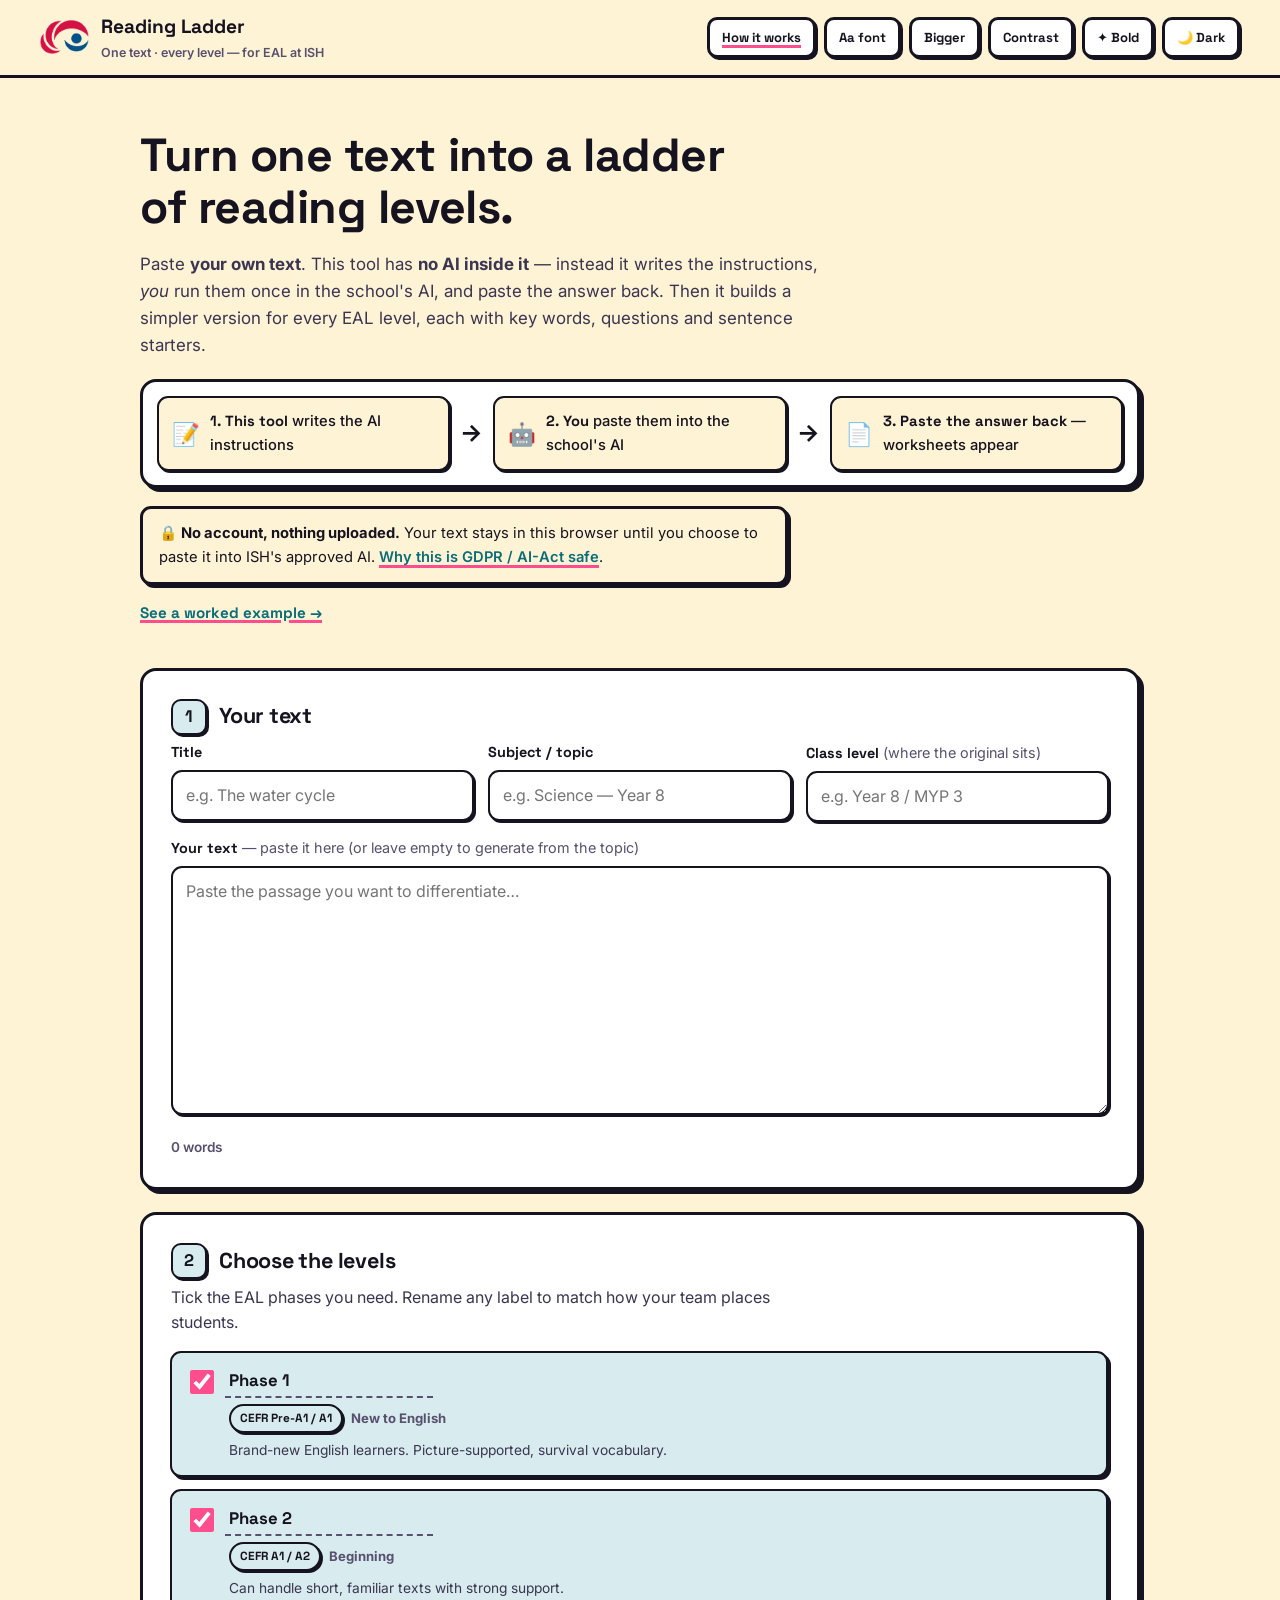
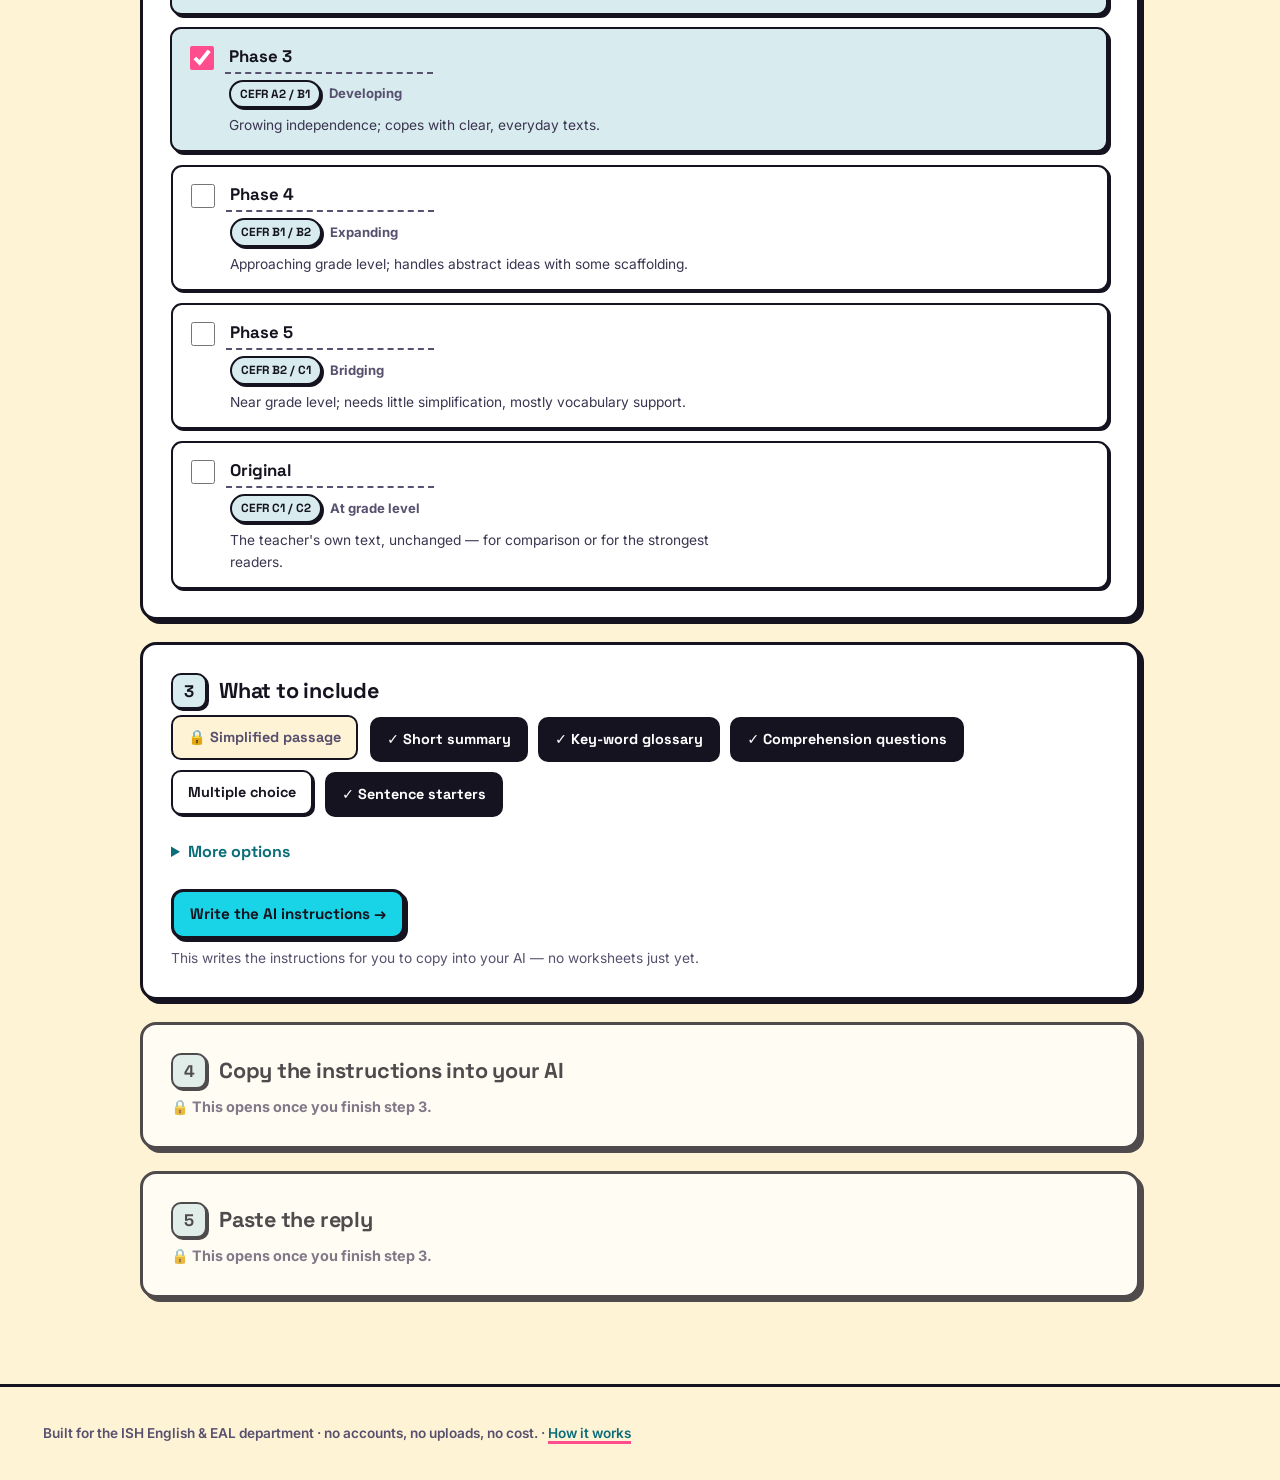
<file: index.html>
<!DOCTYPE html>
<html lang="en" data-theme="light">
<head>
  <meta charset="UTF-8" />
  <meta name="viewport" content="width=device-width, initial-scale=1.0" />
  <title>Reading Ladder — one text, every level · ISH</title>
  <meta name="description" content="A GDPR-safe text simplifier for EAL. A teacher's own text, re-levelled for every reader. No accounts, no uploads." />
  <link rel="icon" href="assets/favicon.svg" type="image/svg+xml" />
  <link rel="preconnect" href="https://fonts.googleapis.com" />
  <link rel="preconnect" href="https://fonts.gstatic.com" crossorigin />
  <link href="https://fonts.googleapis.com/css2?family=Space+Grotesk:wght@500;600;700&family=Inter:wght@400;500;600;700;800&family=Atkinson+Hyperlegible:wght@400;700&family=JetBrains+Mono:wght@400;600&display=swap" rel="stylesheet" />
  <link rel="stylesheet" href="styles.css" />
</head>
<body>
  <a class="skip-link" href="#main">Skip to content</a>

  <header class="topbar">
    <div class="topbar__brand">
      <img src="assets/ish-mark.png" alt="International School of The Hague" class="topbar__logo" width="49" height="34" />
      <div>
        <p class="topbar__app">Reading Ladder</p>
        <p class="topbar__sub">One text · every level — for EAL at ISH</p>
      </div>
    </div>
    <div class="topbar__tools" role="group" aria-label="Reading and display options">
      <a class="btn btn--ghost btn--sm" href="how-to.html">How it works</a>
      <button class="btn btn--ghost btn--sm" id="fontBtn" type="button" aria-pressed="false" title="Dyslexia-friendly font">Aa font</button>
      <button class="btn btn--ghost btn--sm" id="sizeBtn" type="button" aria-pressed="false" title="Bigger text">Bigger</button>
      <button class="btn btn--ghost btn--sm" id="contrastBtn" type="button" aria-pressed="false" title="High contrast">Contrast</button>
      <button class="btn btn--ghost btn--sm" id="styleBtn" type="button" title="Calm (EAL) or bold look">✦ Bold</button>
      <button class="btn btn--ghost btn--sm" id="themeBtn" type="button" title="Light / dark">🌙 Dark</button>
    </div>
  </header>

  <main id="main" class="wrap">
    <section class="hero">
      <h1 class="hero__h">Turn one text into a ladder of reading levels.</h1>
      <p class="hero__p">
        Paste <strong>your own text</strong>. This tool has <strong>no AI inside it</strong> — instead it writes
        the instructions, <em>you</em> run them once in the school's AI, and paste the answer back. Then it builds
        a simpler version for every EAL level, each with key words, questions and sentence starters.
      </p>
      <ol class="loop" aria-label="The three-part loop">
        <li class="loop__step"><span class="loop__ico" aria-hidden="true">📝</span><span><strong>1. This tool</strong> writes the AI instructions</span></li>
        <li class="loop__arrow" aria-hidden="true">→</li>
        <li class="loop__step"><span class="loop__ico" aria-hidden="true">🤖</span><span><strong>2. You</strong> paste them into the school's AI</span></li>
        <li class="loop__arrow" aria-hidden="true">→</li>
        <li class="loop__step"><span class="loop__ico" aria-hidden="true">📄</span><span><strong>3. Paste the answer back</strong> — worksheets appear</span></li>
      </ol>
      <p class="privacy" id="privacy">
        🔒 <strong>No account, nothing uploaded.</strong> Your text stays in this browser until you choose to
        paste it into ISH's approved AI. <a href="how-to.html#privacy">Why this is GDPR / AI-Act safe</a>.
      </p>
      <p class="hero__cta">
        <button class="btn btn--link" id="demoBtn" type="button">See a worked example →</button>
        <button class="btn btn--link" id="resetDemo" type="button" hidden>Clear example — start mine</button>
      </p>
    </section>

    <!-- STEP 1 -->
    <section class="step" aria-labelledby="s1">
      <h2 class="step__h" id="s1"><span class="step__n">1</span> Your text</h2>
      <div class="grid grid--3">
        <label class="field">
          <span class="field__label">Title</span>
          <input id="title" type="text" class="input" placeholder="e.g. The water cycle" autocomplete="off" />
        </label>
        <label class="field">
          <span class="field__label">Subject / topic</span>
          <input id="topic" type="text" class="input" placeholder="e.g. Science — Year 8" autocomplete="off" />
        </label>
        <label class="field">
          <span class="field__label">Class level <span class="field__hint">(where the original sits)</span></span>
          <input id="year" type="text" class="input" placeholder="e.g. Year 8 / MYP 3" autocomplete="off" />
        </label>
      </div>
      <label class="field">
        <span class="field__label">Your text <span class="field__hint">— paste it here (or leave empty to generate from the topic)</span></span>
        <textarea id="sourceText" class="input input--area" rows="9" placeholder="Paste the passage you want to differentiate…"></textarea>
      </label>
      <p class="counter"><span id="srcCount">0</span> words</p>
    </section>

    <!-- STEP 2 -->
    <section class="step" aria-labelledby="s2">
      <h2 class="step__h" id="s2"><span class="step__n">2</span> Choose the levels</h2>
      <p class="step__lede">Tick the EAL phases you need. Rename any label to match how your team places students.</p>
      <div id="levelList" class="levellist"></div>
    </section>

    <!-- STEP 3 -->
    <section class="step" aria-labelledby="s3">
      <h2 class="step__h" id="s3"><span class="step__n">3</span> What to include</h2>
      <div class="toggles" role="group" aria-label="What to include per level">
        <span class="toggle toggle--locked" aria-disabled="true" title="Always included">Simplified passage</span>
        <button class="toggle" id="optSummary" type="button" aria-pressed="true">Short summary</button>
        <button class="toggle" id="optGlossary" type="button" aria-pressed="true">Key-word glossary</button>
        <button class="toggle" id="optQuestions" type="button" aria-pressed="true">Comprehension questions</button>
        <button class="toggle" id="optMCQ" type="button" aria-pressed="false" title="Make the questions multiple-choice (A–D)">Multiple choice</button>
        <button class="toggle" id="optStarters" type="button" aria-pressed="true">Sentence starters</button>
      </div>
      <details class="advanced">
        <summary>More options</summary>
        <div class="grid grid--3">
          <label class="field"><span class="field__label">Words per glossary</span>
            <input id="glossN" type="number" class="input input--num" min="3" max="12" value="6" /></label>
          <label class="field"><span class="field__label">Questions per level</span>
            <input id="qN" type="number" class="input input--num" min="2" max="8" value="4" /></label>
          <label class="field"><span class="field__label">Sentence starters</span>
            <input id="startN" type="number" class="input input--num" min="2" max="6" value="3" /></label>
          <label class="field"><span class="field__label">Reading length <span class="field__hint">(all levels)</span></span>
            <select id="lengthSel" class="input">
              <option value="auto">Auto (by level)</option>
              <option value="short">Short</option>
              <option value="medium">Medium</option>
              <option value="long">Long</option>
            </select></label>
        </div>
        <label class="field">
          <span class="field__label">Home language <span class="field__hint">(optional — translate the key words)</span></span>
          <input id="homeLang" type="text" class="input" placeholder="e.g. Ukrainian, Arabic, Spanish…" autocomplete="off" />
        </label>
        <div class="toggles">
          <button class="toggle" id="optFullTranslation" type="button" aria-pressed="false" title="Also translate the whole passage into the home language above">Also translate the whole passage</button>
        </div>
      </details>
      <div class="step__cta">
        <button class="btn btn--primary" id="buildBtn" type="button">Write the AI instructions →</button>
        <p class="cta__hint">This writes the instructions for you to copy into your AI — no worksheets just yet.</p>
      </div>
    </section>

    <!-- STEP 4 -->
    <section class="step step--locked" id="step4" aria-labelledby="s4">
      <h2 class="step__h" id="s4" tabindex="-1"><span class="step__n">4</span> Copy the instructions into your AI</h2>
      <p class="locked-note" id="lock4">🔒 This opens once you finish step 3.</p>
      <div class="step__body" id="body4" hidden>
        <p class="step__lede">These instructions already include your text. Here is the whole hand-off, step by step:</p>
        <ol class="microsteps">
          <li>Press <strong>Copy instructions</strong> (below).</li>
          <li>Open <strong>Gemini</strong> — the AI ISH gives you through Google Workspace — <strong>paste</strong> into the message box and send.
            <span class="microsteps__ai">
              <a class="btn btn--ghost btn--sm" href="https://gemini.google.com/app" target="_blank" rel="noopener">Open Gemini ↗</a>
              <span class="muted">— sign in with your ISH Google account. Opens in a new tab; your text stays safe here.</span>
            </span>
          </li>
          <li>The AI answers with a <strong>long block that looks like computer code</strong>, full of
            <code>{ }</code> brackets. <strong>That is exactly right</strong> — don't worry if it looks odd:
            <span class="jsonpeek" aria-hidden="true">{ "schema": "ish-eal@1", "levels": [ { "phase": "Phase 1", "passage": "Water moves around the Earth…" } ] }</span>
          </li>
          <li><strong>Select all of it</strong> — click in the reply and press <kbd>Ctrl</kbd>/<kbd>Cmd</kbd>+<kbd>A</kbd>, then copy.</li>
          <li>Come back and <strong>paste it into step 5</strong>.</li>
        </ol>
        <textarea id="promptOut" class="input input--area mono" rows="9" readonly aria-label="The AI instructions to copy"></textarea>
        <div class="step__cta">
          <button class="btn btn--primary" id="copyPrompt" type="button">Copy instructions</button>
        </div>
        <p class="privacy privacy--inline">🔒 Signed in with your ISH account, Gemini keeps the text inside the school's <strong>Google Workspace</strong> — the agreement ISH already has. This page itself sends nothing.</p>
      </div>
    </section>

    <!-- STEP 5 -->
    <section class="step step--locked" id="step5" aria-labelledby="s5">
      <h2 class="step__h" id="s5" tabindex="-1"><span class="step__n">5</span> Paste the reply</h2>
      <p class="locked-note" id="lock5">🔒 This opens once you finish step 3.</p>
      <div class="step__body" id="body5" hidden>
        <p class="step__lede">Paste everything the AI sent back — even if it added a line like "Sure, here you go". Stray text, code fences and smart quotes are cleaned up for you.</p>
        <textarea id="replyIn" class="input input--area mono" rows="8" placeholder="Paste the AI's reply here…"></textarea>
        <div class="step__cta">
          <button class="btn btn--primary" id="renderBtn" type="button">Build the worksheets →</button>
        </div>
        <div id="notes" class="notes" role="status" aria-live="polite"></div>
        <div id="alert" class="notes" role="alert"></div>
      </div>
    </section>

    <!-- RESULTS -->
    <section class="step" id="results" aria-labelledby="s6" hidden>
      <div class="results__head">
        <h2 class="step__h" id="s6" tabindex="-1"><span class="step__n">✓</span> Your reading ladder</h2>
        <div class="results__tools" role="group" aria-label="Worksheet options">
          <button class="btn btn--ghost btn--sm" id="answersBtn" type="button" aria-pressed="true">Hide answer keys</button>
          <button class="btn btn--ghost btn--sm" id="compareBtn" type="button" aria-pressed="false">Compare side by side</button>
          <button class="btn btn--ghost btn--sm" id="copyAllBtn" type="button">Copy all</button>
          <button class="btn btn--primary btn--sm" id="printBtn" type="button">Print / Save PDF</button>
        </div>
      </div>
      <p class="results__title" id="resultsTitle"></p>
      <div id="worksheets"></div>
    </section>
  </main>

  <footer class="foot">
    <p>Built for the ISH English &amp; EAL department · no accounts, no uploads, no cost. ·
      <a href="how-to.html">How it works</a></p>
  </footer>

  <div id="toast" class="toast" role="status" aria-live="polite" hidden></div>

  <script src="config.js"></script>
  <script src="levels.js"></script>
  <script src="store.js"></script>
  <script src="prompt.js"></script>
  <script src="schema.js"></script>
  <script src="render.js"></script>
  <script src="data.js"></script>
  <script src="app.js"></script>
</body>
</html>
</file>
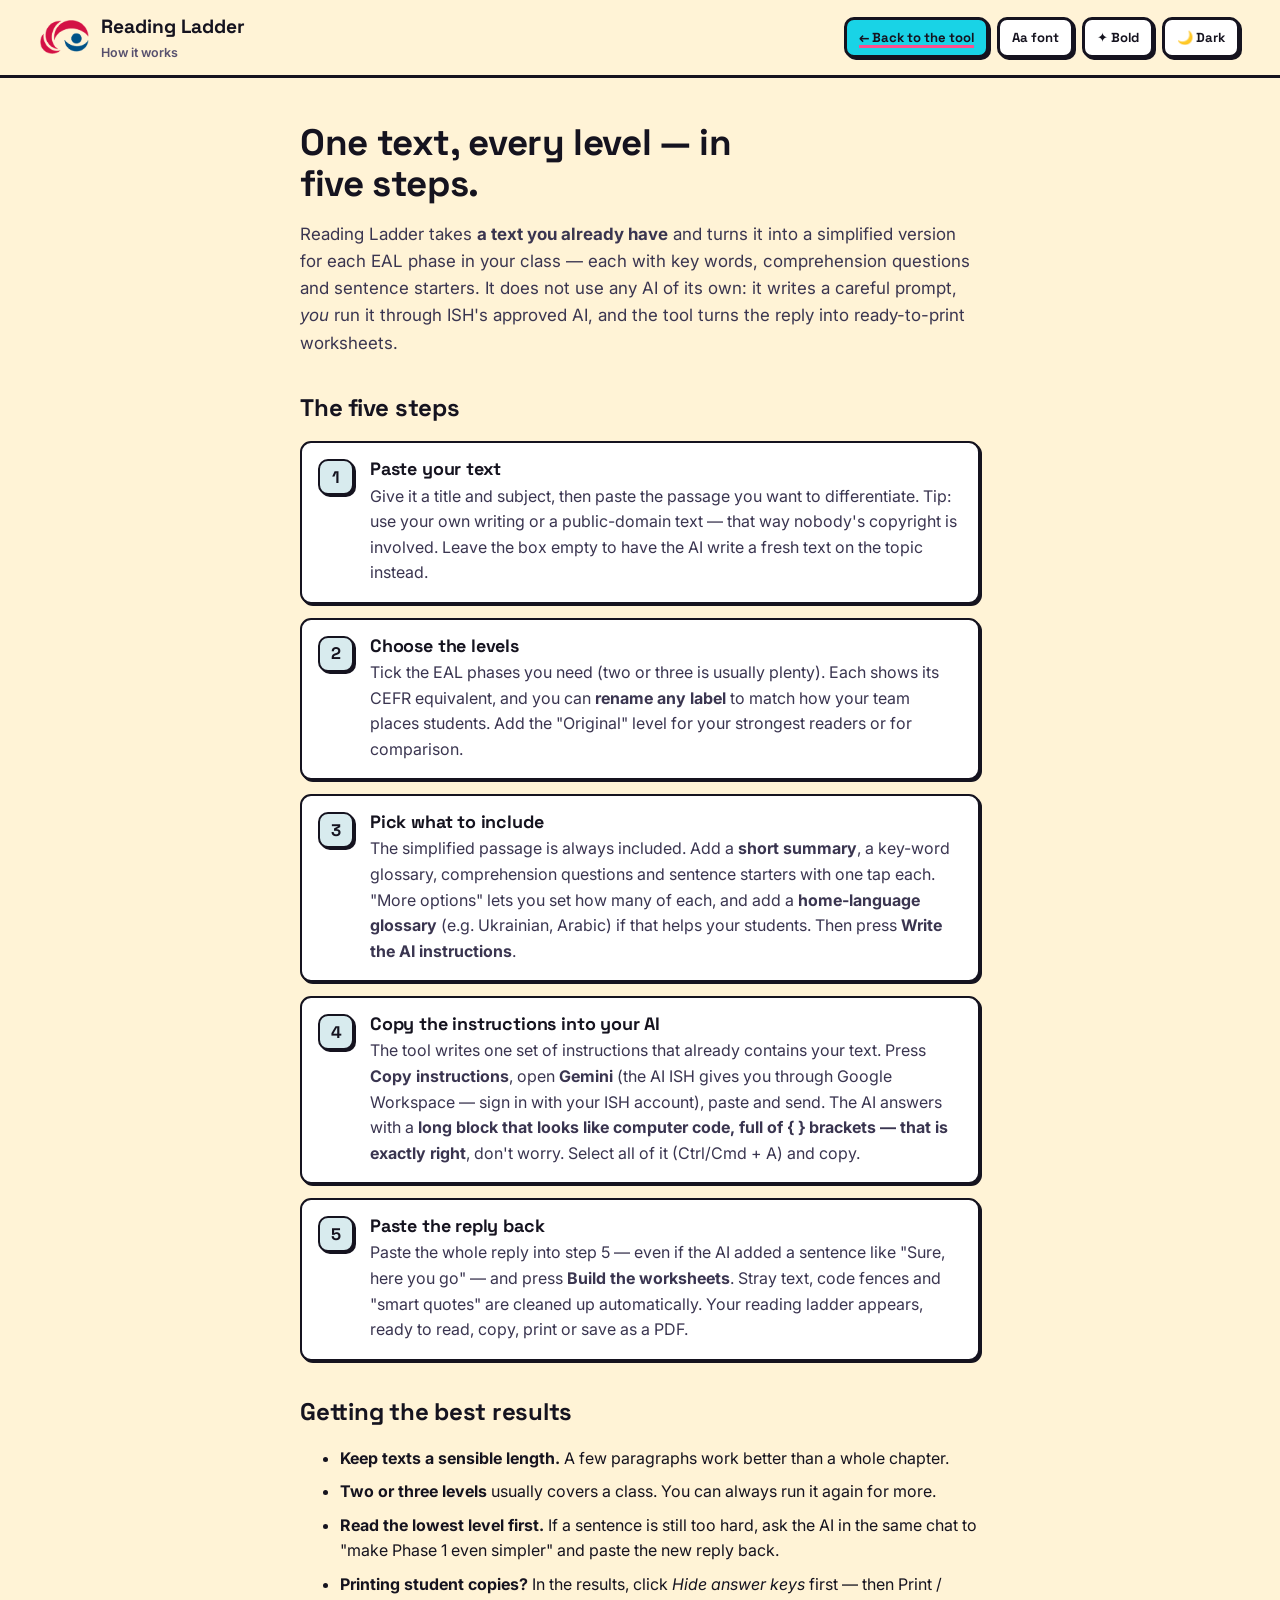
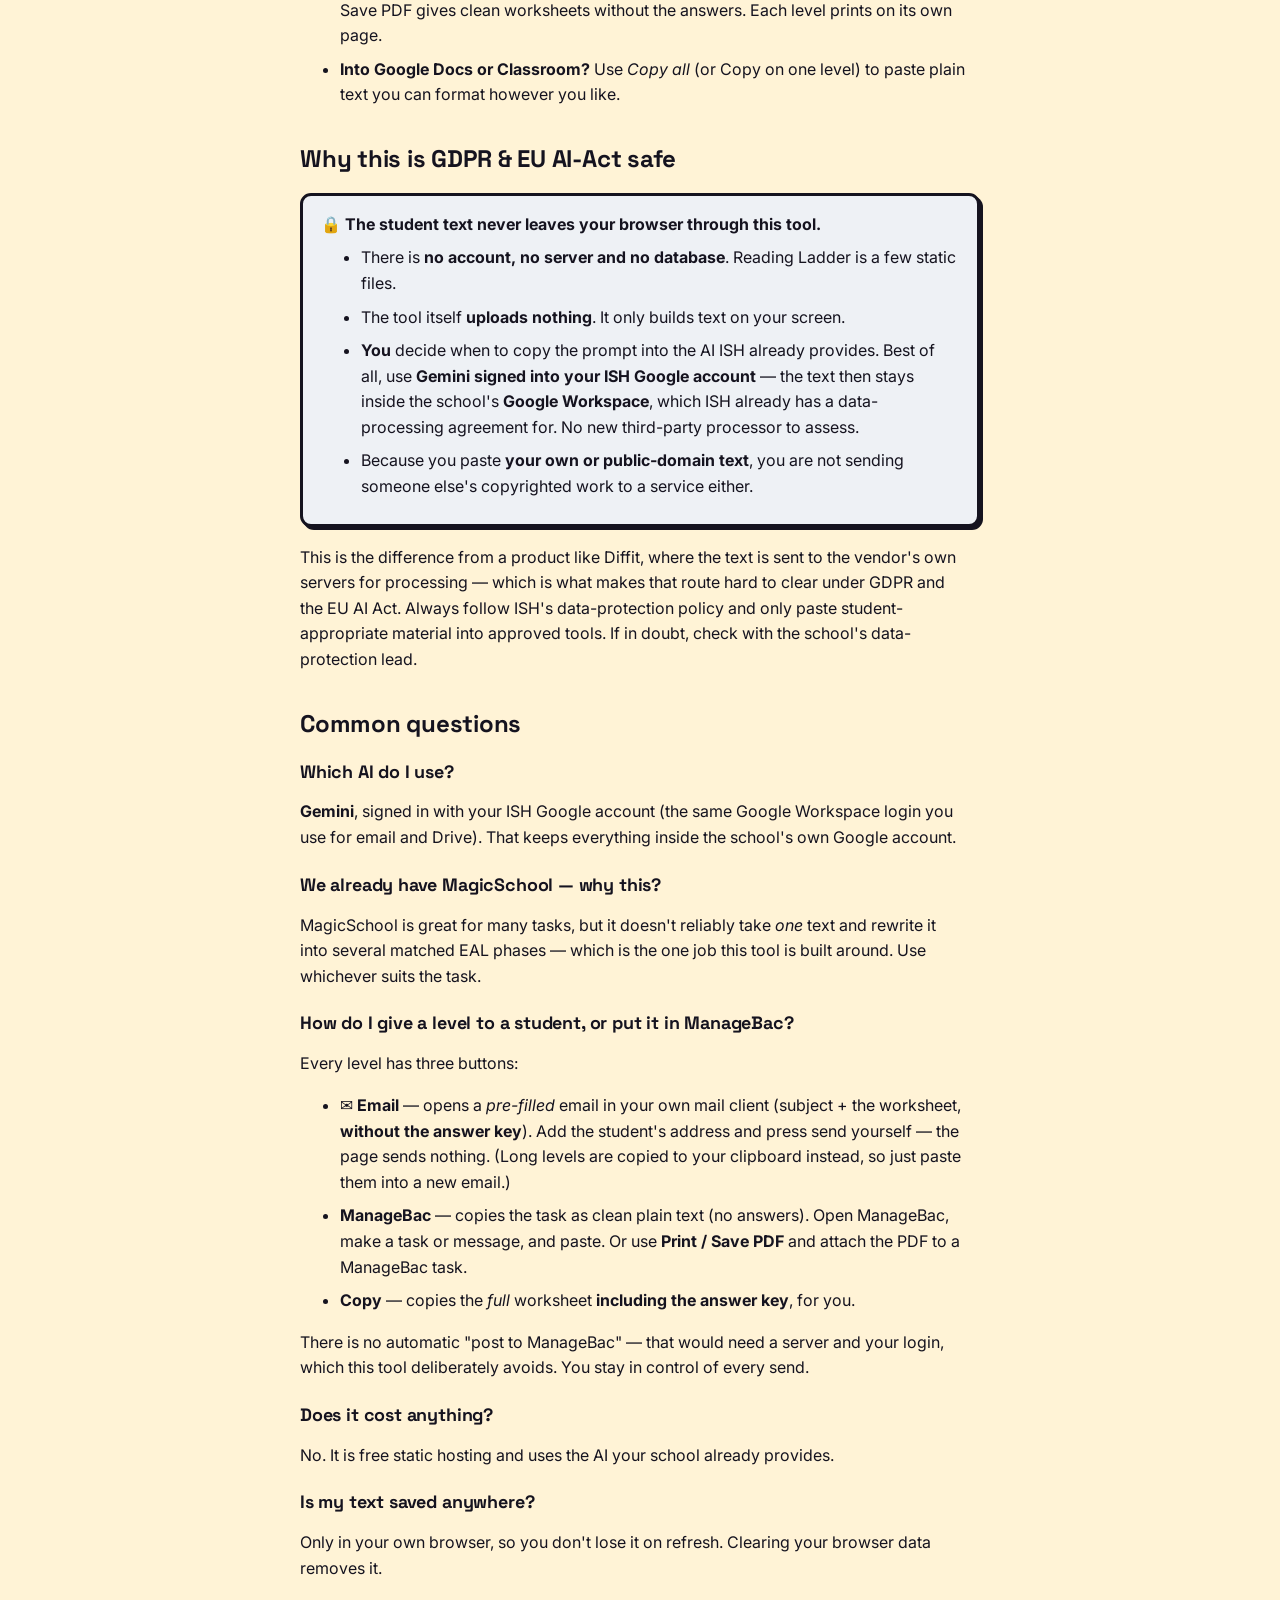
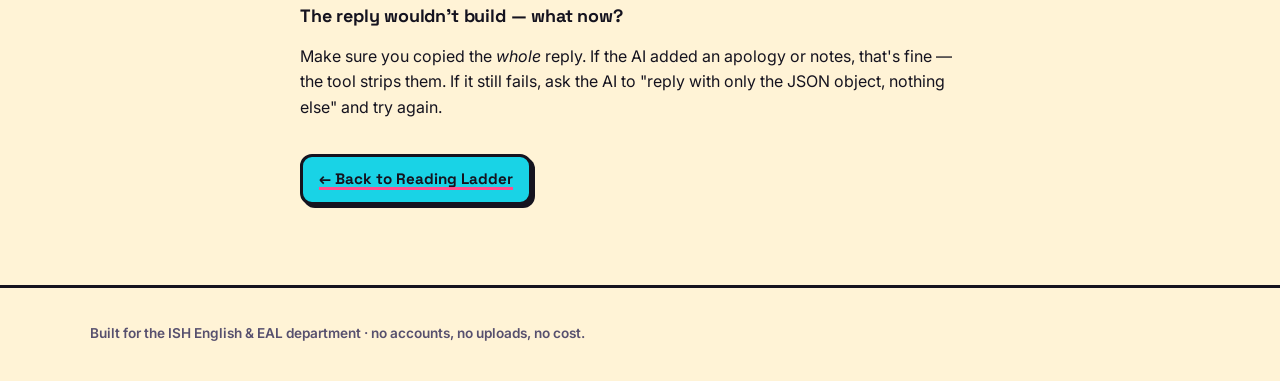
<file: how-to.html>
<!DOCTYPE html>
<html lang="en" data-theme="light">
<head>
  <meta charset="UTF-8" />
  <meta name="viewport" content="width=device-width, initial-scale=1.0" />
  <title>How Reading Ladder works · ISH</title>
  <link rel="icon" href="assets/favicon.svg" type="image/svg+xml" />
  <link rel="preconnect" href="https://fonts.googleapis.com" />
  <link rel="preconnect" href="https://fonts.gstatic.com" crossorigin />
  <link href="https://fonts.googleapis.com/css2?family=Space+Grotesk:wght@500;600;700&family=Inter:wght@400;500;600;700;800&family=Atkinson+Hyperlegible:wght@400;700&family=JetBrains+Mono:wght@400;600&display=swap" rel="stylesheet" />
  <link rel="stylesheet" href="styles.css" />
  <style>
    .guide { max-width: 760px; }
    .guide h2 { margin-top: 38px; font-size: 1.5rem; }
    .guide h3 { margin-top: 24px; font-size: 1.12rem; }
    .guide li { max-width: var(--measure); margin-bottom: 8px; }
    .stepcard { display: grid; grid-template-columns: auto 1fr; gap: 16px; align-items: start; padding: 16px; border: var(--bd2); border-radius: var(--radius-sm); background: var(--surface); box-shadow: var(--sh-xs); margin-bottom: 14px; }
    .stepcard p { margin: 4px 0 0; color: var(--ink-soft); }
    .stepcard h3 { margin: 0; }
    .callout { background: var(--lime-t); border: var(--bd); border-radius: var(--radius-sm); box-shadow: var(--sh-sm); padding: 16px 18px; margin: 18px 0; }
    .callout--warm { background: var(--warm-soft); }
  </style>
</head>
<body>
  <a class="skip-link" href="#main">Skip to content</a>
  <header class="topbar">
    <div class="topbar__brand">
      <img src="assets/ish-mark.png" alt="International School of The Hague" class="topbar__logo" width="49" height="34" />
      <div>
        <p class="topbar__app">Reading Ladder</p>
        <p class="topbar__sub">How it works</p>
      </div>
    </div>
    <div class="topbar__tools">
      <a class="btn btn--primary btn--sm" href="index.html">← Back to the tool</a>
      <button class="btn btn--ghost btn--sm" id="fontBtn" type="button" aria-pressed="false">Aa font</button>
      <button class="btn btn--ghost btn--sm" id="styleBtn" type="button">✦ Bold</button>
      <button class="btn btn--ghost btn--sm" id="themeBtn" type="button">🌙 Dark</button>
    </div>
  </header>

  <main id="main" class="wrap guide">
    <h1 class="hero__h" style="font-size: clamp(1.6rem, 4vw, 2.3rem);">One text, every level — in five steps.</h1>
    <p class="hero__p">
      Reading Ladder takes <strong>a text you already have</strong> and turns it into a simplified version
      for each EAL phase in your class — each with key words, comprehension questions and sentence starters.
      It does not use any AI of its own: it writes a careful prompt, <em>you</em> run it through ISH's approved
      AI, and the tool turns the reply into ready-to-print worksheets.
    </p>

    <h2>The five steps</h2>

    <div class="stepcard"><span class="step__n">1</span><div>
      <h3>Paste your text</h3>
      <p>Give it a title and subject, then paste the passage you want to differentiate. Tip: use your own
      writing or a public-domain text — that way nobody's copyright is involved. Leave the box empty to have
      the AI write a fresh text on the topic instead.</p>
    </div></div>

    <div class="stepcard"><span class="step__n">2</span><div>
      <h3>Choose the levels</h3>
      <p>Tick the EAL phases you need (two or three is usually plenty). Each shows its CEFR equivalent, and you
      can <strong>rename any label</strong> to match how your team places students. Add the "Original" level for
      your strongest readers or for comparison.</p>
    </div></div>

    <div class="stepcard"><span class="step__n">3</span><div>
      <h3>Pick what to include</h3>
      <p>The simplified passage is always included. Add a <strong>short summary</strong>, a key-word glossary,
      comprehension questions and sentence starters with one tap each. "More options" lets you set how many of
      each, and add a <strong>home-language glossary</strong> (e.g. Ukrainian, Arabic) if that helps your students.
      Then press <strong>Write the AI instructions</strong>.</p>
    </div></div>

    <div class="stepcard"><span class="step__n">4</span><div>
      <h3>Copy the instructions into your AI</h3>
      <p>The tool writes one set of instructions that already contains your text. Press <strong>Copy
      instructions</strong>, open <strong>Gemini</strong> (the AI ISH gives you through Google Workspace — sign in
      with your ISH account), paste and send. The AI answers
      with a <strong>long block that looks like computer code, full of { } brackets — that is exactly right</strong>,
      don't worry. Select all of it (Ctrl/Cmd&nbsp;+&nbsp;A) and copy.</p>
    </div></div>

    <div class="stepcard"><span class="step__n">5</span><div>
      <h3>Paste the reply back</h3>
      <p>Paste the whole reply into step 5 — even if the AI added a sentence like "Sure, here you go" — and press
      <strong>Build the worksheets</strong>. Stray text, code fences and "smart quotes" are cleaned up
      automatically. Your reading ladder appears, ready to read, copy, print or save as a PDF.</p>
    </div></div>

    <h2>Getting the best results</h2>
    <ul>
      <li><strong>Keep texts a sensible length.</strong> A few paragraphs work better than a whole chapter.</li>
      <li><strong>Two or three levels</strong> usually covers a class. You can always run it again for more.</li>
      <li><strong>Read the lowest level first.</strong> If a sentence is still too hard, ask the AI in the same
        chat to "make Phase 1 even simpler" and paste the new reply back.</li>
      <li><strong>Printing student copies?</strong> In the results, click <em>Hide answer keys</em> first — then
        Print / Save PDF gives clean worksheets without the answers. Each level prints on its own page.</li>
      <li><strong>Into Google Docs or Classroom?</strong> Use <em>Copy all</em> (or Copy on one level) to paste
        plain text you can format however you like.</li>
    </ul>

    <h2 id="privacy">Why this is GDPR &amp; EU AI-Act safe</h2>
    <div class="callout">
      <p style="margin:0 0 8px;"><strong>🔒 The student text never leaves your browser through this tool.</strong></p>
      <ul style="margin:0;">
        <li>There is <strong>no account, no server and no database</strong>. Reading Ladder is a few static files.</li>
        <li>The tool itself <strong>uploads nothing</strong>. It only builds text on your screen.</li>
        <li><strong>You</strong> decide when to copy the prompt into the AI ISH already provides. Best of all, use
          <strong>Gemini signed into your ISH Google account</strong> — the text then stays inside the school's
          <strong>Google Workspace</strong>, which ISH already has a data-processing agreement for. No new
          third-party processor to assess.</li>
        <li>Because you paste <strong>your own or public-domain text</strong>, you are not sending someone else's
          copyrighted work to a service either.</li>
      </ul>
    </div>
    <p>
      This is the difference from a product like Diffit, where the text is sent to the vendor's own servers for
      processing — which is what makes that route hard to clear under GDPR and the EU AI Act. Always follow ISH's
      data-protection policy and only paste student-appropriate material into approved tools. If in doubt, check
      with the school's data-protection lead.
    </p>

    <h2>Common questions</h2>
    <h3>Which AI do I use?</h3>
    <p><strong>Gemini</strong>, signed in with your ISH Google account (the same Google Workspace login you use for
    email and Drive). That keeps everything inside the school's own Google account.</p>
    <h3>We already have MagicSchool — why this?</h3>
    <p>MagicSchool is great for many tasks, but it doesn't reliably take <em>one</em> text and rewrite it into
    several matched EAL phases — which is the one job this tool is built around. Use whichever suits the task.</p>
    <h3>How do I give a level to a student, or put it in ManageBac?</h3>
    <p>Every level has three buttons:</p>
    <ul>
      <li><strong>✉ Email</strong> — opens a <em>pre-filled</em> email in your own mail client (subject + the worksheet,
        <strong>without the answer key</strong>). Add the student's address and press send yourself — the page sends
        nothing. (Long levels are copied to your clipboard instead, so just paste them into a new email.)</li>
      <li><strong>ManageBac</strong> — copies the task as clean plain text (no answers). Open ManageBac, make a task or
        message, and paste. Or use <strong>Print / Save PDF</strong> and attach the PDF to a ManageBac task.</li>
      <li><strong>Copy</strong> — copies the <em>full</em> worksheet <strong>including the answer key</strong>, for you.</li>
    </ul>
    <p>There is no automatic "post to ManageBac" — that would need a server and your login, which this tool deliberately
    avoids. You stay in control of every send.</p>
    <h3>Does it cost anything?</h3>
    <p>No. It is free static hosting and uses the AI your school already provides.</p>
    <h3>Is my text saved anywhere?</h3>
    <p>Only in your own browser, so you don't lose it on refresh. Clearing your browser data removes it.</p>
    <h3>The reply wouldn't build — what now?</h3>
    <p>Make sure you copied the <em>whole</em> reply. If the AI added an apology or notes, that's fine — the tool
    strips them. If it still fails, ask the AI to "reply with only the JSON object, nothing else" and try again.</p>

    <p style="margin-top:34px;"><a class="btn btn--primary" href="index.html">← Back to Reading Ladder</a></p>
  </main>

  <footer class="foot">
    <p>Built for the ISH English &amp; EAL department · no accounts, no uploads, no cost.</p>
  </footer>

  <script src="store.js"></script>
  <script>
    (function () {
      var root = document.documentElement;
      var S = window.EALStore;
      function apply() {
        var theme = S.get("theme", "light");
        root.setAttribute("data-theme", theme);
        document.getElementById("themeBtn").textContent = theme === "dark" ? "☀ Light" : "🌙 Dark";
        var style = S.get("style", "calm");
        root.setAttribute("data-style", style);
        document.getElementById("styleBtn").textContent = style === "calm" ? "✦ Bold" : "✦ Calm";
        if (S.get("font", false)) root.setAttribute("data-font", "dyslexic"); else root.removeAttribute("data-font");
        if (S.get("size", false)) root.setAttribute("data-size", "big");
        if (S.get("contrast", false)) root.setAttribute("data-contrast", "high");
        document.getElementById("fontBtn").setAttribute("aria-pressed", S.get("font", false) ? "true" : "false");
      }
      document.getElementById("themeBtn").addEventListener("click", function () {
        var next = root.getAttribute("data-theme") === "dark" ? "light" : "dark";
        S.set("theme", next); apply();
      });
      document.getElementById("styleBtn").addEventListener("click", function () {
        S.set("style", root.getAttribute("data-style") === "calm" ? "bold" : "calm"); apply();
      });
      document.getElementById("fontBtn").addEventListener("click", function () {
        S.set("font", S.get("font", false) !== true); apply();
      });
      apply();
    })();
  </script>
</body>
</html>
</file>
<file: styles.css>
/* ============================================================
   Reading Ladder — ISH EAL text simplifier
   Neobrutalist shell (Space Grotesk + Inter, cream, 3px ink borders,
   hard offset shadows, Memphis palette) with CALM, legible passages.
   ============================================================ */

:root {
  /* Memphis palette */
  --cream: #FFF3D6;
  --paper: #FFFFFF;
  --ink: #15131F;
  --pink: #FF4D8D;   --pink-t: #FFD7E6;
  --cyan: #19D3E6;   --cyan-t: #C8F6FB;
  --lime: #A8E60C;   --lime-t: #E9FFBE;
  --yellow: #FFD500; --yellow-t: #FFF1A8;
  --violet: #9B6BFF; --violet-t: #E6DBFF;
  --orange: #FF8A3D; --orange-t: #FFE2CC;

  /* hard shadows + thick borders */
  --sh: 6px 6px 0 var(--ink);
  --sh-sm: 4px 4px 0 var(--ink);
  --sh-xs: 3px 3px 0 var(--ink);
  --bd: 3px solid var(--ink);
  --bd2: 2px solid var(--ink);

  /* semantic tokens (kept so how-to.html inline styles also resolve) */
  --bg: var(--cream);
  --surface: var(--paper);
  --surface-2: var(--cream);
  --ink-soft: #3a3550;
  --ink-mute: #57506e;       /* AA on paper + cream */
  --line: var(--ink);
  --accent: var(--cyan);
  --accent-strong: #0b6d79;  /* dark teal — AA for link text on cream/paper */
  --accent-soft: var(--cyan-t);
  --accent-ink: var(--ink);
  --warm: #9a4e15;
  --warm-soft: var(--orange-t);
  --good: #1f8a4c;
  --bad: #d11f3d;
  --dot: rgba(21, 19, 31, 0.07);

  --shadow: var(--sh);
  --shadow-sm: var(--sh-sm);
  --radius: 16px;
  --radius-sm: 11px;
  --maxw: 1080px;
  --measure: 66ch;

  --font-display: "Space Grotesk", system-ui, sans-serif;
  --font-body: "Inter", system-ui, -apple-system, "Segoe UI", Roboto, sans-serif;
  --font-read: var(--font-body);
  --font-mono: "JetBrains Mono", ui-monospace, SFMono-Regular, Menlo, monospace;
  --ease: cubic-bezier(0.2, 0, 0, 1);
}

[data-theme="dark"] {
  --paper: #241f3d;
  --cream: #17142a;
  --ink: #FFF3D6;            /* light "ink" = text + borders on dark */
  --bg: #17142a;
  --surface: #241f3d;
  --surface-2: #2c2647;
  --ink-soft: #ddd6ef;
  --ink-mute: #aaa1c6;
  --line: var(--ink);
  --accent: var(--cyan);
  --accent-strong: #6fe6f3;
  --accent-soft: #143b45;
  --accent-ink: #15131F;
  --warm: #ffb46b;
  --warm-soft: #3a2a18;
  --good: #6fe09a;
  --bad: #ff7d92;
  --dot: rgba(255, 243, 214, 0.06);
  --pink-t: #3a1f2c; --cyan-t: #143b45; --lime-t: #2a3410;
  --yellow-t: #3a3410; --violet-t: #2a2247; --orange-t: #3a2a18;
  --sh: 6px 6px 0 #0b0916;
  --sh-sm: 4px 4px 0 #0b0916;
  --sh-xs: 3px 3px 0 #0b0916;
  --shadow: var(--sh);
  --shadow-sm: var(--sh-sm);
}

[data-font="dyslexic"] {
  --font-display: "Atkinson Hyperlegible", Arial, sans-serif;
  --font-body: "Atkinson Hyperlegible", Arial, sans-serif;
  --font-read: "Atkinson Hyperlegible", Arial, sans-serif;
  --measure: 60ch;
}
[data-font="dyslexic"] body { letter-spacing: 0.02em; word-spacing: 0.08em; line-height: 1.85; }
[data-size="big"] { font-size: 117%; }
[data-contrast="high"] { --ink-soft: var(--ink); --ink-mute: var(--ink); }
@media (prefers-contrast: more) { :root { --ink-soft: var(--ink); --ink-mute: var(--ink); } }

* { box-sizing: border-box; }
[hidden] { display: none !important; }
html { font-size: 100%; scroll-behavior: smooth; }
@media (prefers-reduced-motion: reduce) { html { scroll-behavior: auto; } * { transition: none !important; } }

body {
  margin: 0;
  min-height: 100vh;
  background: var(--bg);
  color: var(--ink);
  font-family: var(--font-body);
  line-height: 1.6;
  -webkit-font-smoothing: antialiased;
}
body::before {
  content: "";
  position: fixed; inset: 0; pointer-events: none; z-index: 0;
  background-image: radial-gradient(var(--dot) 1.6px, transparent 1.7px);
  background-size: 22px 22px;
}
body > * { position: relative; z-index: 1; }

a { color: var(--accent-strong); font-weight: 600; text-decoration: underline; text-decoration-thickness: 3px; text-underline-offset: 3px; text-decoration-color: var(--pink); }
p { max-width: var(--measure); }
button, input, textarea, select { font: inherit; color: inherit; }
h1, h2, h3, h4 { font-family: var(--font-display); line-height: 1.12; letter-spacing: -0.01em; }
.mono { font-family: var(--font-mono); font-size: 0.92em; }
.muted { color: var(--ink-mute); }

.sr-only { position: absolute; width: 1px; height: 1px; padding: 0; margin: -1px; overflow: hidden; clip: rect(0,0,0,0); white-space: nowrap; border: 0; }
.skip-link { position: absolute; left: -999px; top: 0; background: var(--ink); color: var(--paper); padding: 10px 16px; z-index: 50; border: var(--bd); }
.skip-link:focus { left: 0; }
:focus-visible { outline: 3px solid var(--pink); outline-offset: 2px; }

/* ---------- top bar ---------- */
.topbar {
  position: sticky; top: 0; z-index: 20;
  display: flex; align-items: center; justify-content: space-between; gap: 16px; flex-wrap: wrap;
  padding: 12px clamp(16px, 4vw, 40px);
  background: var(--cream);
  border-bottom: var(--bd);
}
.topbar__brand { display: flex; align-items: center; gap: 12px; }
.topbar__logo { height: 34px; width: auto; display: block; }
.topbar__app { margin: 0; font-family: var(--font-display); font-weight: 700; font-size: 1.2rem; }
.topbar__sub { margin: 0; font-size: 0.78rem; color: var(--ink-mute); font-weight: 600; }
.topbar__tools { display: flex; gap: 8px; flex-wrap: wrap; }

/* ---------- buttons ---------- */
.btn {
  --pad: 10px 16px;
  display: inline-flex; align-items: center; gap: 8px;
  padding: var(--pad);
  font-family: var(--font-display); font-weight: 700; font-size: 0.95rem;
  background: var(--paper); color: var(--ink);
  border: var(--bd); border-radius: 12px; box-shadow: var(--sh-sm);
  cursor: pointer;
  transition: transform 0.07s var(--ease), box-shadow 0.07s var(--ease), background 0.12s var(--ease);
}
.btn:hover { transform: translate(-1px, -1px); box-shadow: var(--sh); }
.btn:active { transform: translate(3px, 3px); box-shadow: var(--sh-xs); }
.btn--sm { --pad: 7px 12px; font-size: 0.82rem; border-radius: 10px; box-shadow: var(--sh-xs); }
.btn--primary { background: var(--cyan); color: var(--ink); }
.btn--ghost { background: var(--paper); }
.btn--ghost[aria-pressed="true"] { background: var(--ink); color: var(--paper); box-shadow: none; transform: translate(2px, 2px); }
.btn--link { border: none; background: none; box-shadow: none; padding: 6px 0; color: var(--accent-strong); text-decoration: underline; text-decoration-thickness: 3px; text-decoration-color: var(--pink); }
.btn--link:hover { transform: none; box-shadow: none; text-decoration-color: var(--cyan); }
.btn--link:active { transform: none; }

/* ---------- layout ---------- */
.wrap { max-width: var(--maxw); margin: 0 auto; padding: clamp(20px, 4vw, 44px) clamp(16px, 4vw, 40px) 64px; }

.hero { margin: 8px 0 36px; }
.hero__h { font-size: clamp(1.8rem, 4.6vw, 2.9rem); font-weight: 700; margin: 0 0 12px; max-width: 20ch; }
.hero__p { font-size: 1.06rem; color: var(--ink-soft); max-width: 62ch; }
.hero__cta { display: flex; gap: 18px; flex-wrap: wrap; align-items: center; margin-top: 8px; }
.privacy {
  margin: 18px 0 10px; padding: 13px 16px;
  background: var(--lime-t); border: var(--bd); border-radius: var(--radius-sm); box-shadow: var(--sh-sm);
  font-size: 0.92rem; color: var(--ink); max-width: 72ch;
}
.privacy strong { color: var(--ink); }

/* the 3-part loop diagram */
.loop {
  list-style: none; margin: 20px 0 8px; padding: 14px;
  display: flex; align-items: stretch; gap: 10px; flex-wrap: wrap;
  background: var(--paper); border: var(--bd); border-radius: var(--radius); box-shadow: var(--sh);
}
.loop__step {
  flex: 1 1 200px; display: flex; align-items: center; gap: 10px;
  padding: 12px 13px; border: var(--bd2); border-radius: var(--radius-sm); box-shadow: var(--sh-xs);
  font-size: 0.92rem; font-weight: 500; color: var(--ink); min-width: 0;
}
.loop__step:nth-child(1) { background: var(--pink-t); }
.loop__step:nth-child(3) { background: var(--cyan-t); }
.loop__step:nth-child(5) { background: var(--lime-t); }
.loop__step strong { font-family: var(--font-display); }
.loop__ico { font-size: 1.4rem; flex: none; }
.loop__arrow { display: flex; align-items: center; color: var(--ink); font-size: 1.5rem; font-weight: 700; flex: none; }
@media (max-width: 640px) { .loop__arrow { transform: rotate(90deg); width: 100%; justify-content: center; } .loop__step { flex-basis: 100%; } }

/* ---------- steps ---------- */
.step {
  background: var(--paper); border: var(--bd); border-radius: var(--radius);
  padding: clamp(18px, 3vw, 28px); margin: 0 0 22px; box-shadow: var(--sh);
}
.step__h { display: flex; align-items: center; gap: 12px; font-size: 1.35rem; margin: 0 0 6px; }
.step__n {
  display: inline-grid; place-items: center; width: 36px; height: 36px; flex: none;
  background: var(--yellow); color: var(--ink); border: var(--bd2); border-radius: 10px;
  box-shadow: var(--sh-xs); font-family: var(--font-display); font-weight: 700; font-size: 1.05rem;
  transform: rotate(-3deg);
}
.step__lede { color: var(--ink-soft); margin: 0 0 16px; max-width: 64ch; }
.step__cta { margin-top: 18px; }
.cta__hint { margin: 8px 0 0; font-size: 0.86rem; color: var(--ink-mute); }

.step--locked { opacity: 0.75; }
.step--locked .step__n { background: var(--surface-2); transform: none; }
.locked-note { margin: 4px 0 0; font-size: 0.9rem; color: var(--ink-mute); font-weight: 700; }

/* micro-steps + reassuring JSON peek */
.microsteps { margin: 0 0 16px; padding-left: 1.3em; display: grid; gap: 11px; }
.microsteps li { max-width: 70ch; }
.microsteps__ai { display: flex; align-items: center; gap: 10px; flex-wrap: wrap; margin-top: 8px; }
.jsonpeek {
  display: block; margin-top: 8px; padding: 11px 13px;
  font-family: var(--font-mono); font-size: 0.8rem; line-height: 1.5;
  background: var(--violet-t); color: var(--ink); border: var(--bd2); border-radius: var(--radius-sm);
  box-shadow: var(--sh-xs); white-space: pre-wrap; word-break: break-word;
}
.microsteps code, .step__lede code { font-family: var(--font-mono); font-size: 0.9em; background: var(--yellow-t); border: 1.5px solid var(--ink); padding: 0 5px; border-radius: 5px; }
kbd { font-family: var(--font-mono); font-size: 0.8em; background: var(--paper); border: var(--bd2); border-bottom-width: 3px; border-radius: 5px; padding: 1px 6px; }
.privacy--inline { margin: 16px 0 0; padding: 11px 14px; font-size: 0.86rem; background: var(--cyan-t); }

/* ---------- fields ---------- */
.grid { display: grid; gap: 14px; }
.grid--3 { grid-template-columns: repeat(3, 1fr); }
@media (max-width: 720px) { .grid--3 { grid-template-columns: 1fr; } }
.field { display: block; margin: 0 0 14px; }
.field__label { display: block; font-family: var(--font-display); font-weight: 700; font-size: 0.9rem; margin-bottom: 6px; }
.field__hint { font-family: var(--font-body); font-weight: 400; color: var(--ink-mute); }
.input {
  width: 100%; padding: 11px 13px;
  background: var(--paper); color: var(--ink);
  border: var(--bd2); border-radius: var(--radius-sm); box-shadow: var(--sh-xs);
  transition: box-shadow 0.1s var(--ease), transform 0.1s var(--ease);
}
.input:focus { outline: none; box-shadow: var(--sh-sm); transform: translate(-1px, -1px); border-color: var(--ink); }
.input--area { resize: vertical; line-height: 1.55; min-height: 120px; }
.input--num { max-width: 120px; }
.counter { margin: 6px 0 0; font-size: 0.85rem; color: var(--ink-mute); font-weight: 600; }

/* ---------- level list (step 2) ---------- */
.levellist { display: grid; gap: 12px; }
.lvl {
  display: grid; grid-template-columns: auto 1fr; gap: 12px; align-items: start;
  padding: 14px; border: var(--bd2); border-radius: var(--radius-sm); background: var(--paper); box-shadow: var(--sh-xs);
  transition: box-shadow 0.1s var(--ease), transform 0.1s var(--ease);
}
.lvl:has(.lvl__cb:checked) { box-shadow: var(--sh-sm); transform: translate(-1px, -1px); background: var(--cyan-t); }
.lvl__cb { width: 24px; height: 24px; margin-top: 3px; accent-color: var(--pink); cursor: pointer; }
.lvl__main { min-width: 0; }
.lvl__name {
  font-family: var(--font-display); font-weight: 700; font-size: 1.05rem;
  border: none; border-bottom: 2px dashed var(--ink-mute); background: transparent;
  padding: 2px 4px; margin: -2px -4px 4px; width: auto; max-width: 100%; border-radius: 6px 6px 0 0;
}
.lvl__name:hover { background: var(--yellow-t); }
.lvl__name:focus { background: var(--paper); box-shadow: var(--sh-xs); outline: none; }
.lvl__tags { display: flex; gap: 8px; flex-wrap: wrap; align-items: center; margin: 2px 0 6px; }
.lvl__aud { font-size: 0.82rem; color: var(--ink-mute); font-weight: 700; }
.lvl__blurb { margin: 0; font-size: 0.86rem; color: var(--ink-soft); max-width: 58ch; }

.badge {
  display: inline-block; padding: 3px 9px; border: var(--bd2); border-radius: 999px; box-shadow: var(--sh-xs);
  font-size: 0.74rem; font-weight: 700; background: var(--paper); color: var(--ink); font-family: var(--font-display);
}
.badge--cefr { background: var(--cyan-t); }
.badge--count { background: var(--yellow-t); }

/* ---------- toggles (step 3) ---------- */
.toggles { display: flex; gap: 10px; flex-wrap: wrap; }
.toggle {
  font-family: var(--font-display); font-weight: 700; font-size: 0.9rem;
  padding: 9px 15px; border: var(--bd2); border-radius: 10px; box-shadow: var(--sh-xs);
  background: var(--paper); color: var(--ink); cursor: pointer; transition: 0.08s var(--ease);
}
.toggle[aria-pressed="true"] { background: var(--ink); color: var(--paper); box-shadow: none; transform: translate(2px, 2px); }
.toggle[aria-pressed="true"]::before { content: "✓ "; }
.toggle--locked { background: var(--surface-2); color: var(--ink-mute); cursor: default; box-shadow: none; }
.toggle--locked::before { content: "🔒 "; }
.advanced { margin: 18px 0 0; }
.advanced > summary { cursor: pointer; font-family: var(--font-display); font-weight: 700; color: var(--accent-strong); padding: 6px 0; }
.advanced[open] > summary { margin-bottom: 12px; }

/* ---------- notes / alerts ---------- */
.notes { margin-top: 14px; }
.notes p { margin: 6px 0; font-size: 0.9rem; max-width: 70ch; }
.notes__err { color: var(--bad); font-weight: 700; }
.notes__ok { color: var(--good); font-weight: 700; }
.notes__note { color: var(--ink-mute); }
#alert:not(:empty) { border: var(--bd2); border-color: var(--bad); border-radius: var(--radius-sm); padding: 10px 13px; background: var(--pink-t); box-shadow: var(--sh-xs); margin-top: 12px; }

/* ---------- results ---------- */
.results__head { display: flex; align-items: center; justify-content: space-between; gap: 14px; flex-wrap: wrap; margin-bottom: 6px; }
.results__tools { display: flex; gap: 8px; flex-wrap: wrap; }
.results__title { font-family: var(--font-display); font-size: 1.05rem; color: var(--ink-soft); margin: 0 0 18px; font-weight: 600; }

.levels { display: grid; gap: 20px; }
#worksheets.compare .levels { grid-auto-flow: column; grid-auto-columns: minmax(320px, 1fr); overflow-x: auto; padding-bottom: 12px; }

/* level card = brutalist FRAME, calm legible interior */
.level {
  border: var(--bd); border-radius: var(--radius); background: var(--paper);
  padding: clamp(16px, 2.4vw, 26px); box-shadow: var(--sh); break-inside: avoid;
}
.level__head { display: flex; align-items: flex-start; justify-content: space-between; gap: 12px; flex-wrap: wrap; padding-bottom: 14px; margin-bottom: 16px; border-bottom: var(--bd2); }
.level__phase { margin: 0 0 8px; font-size: 1.4rem; font-weight: 700; }
.level__meta { display: flex; gap: 8px; flex-wrap: wrap; margin: 0; }
.level__tools { display: flex; gap: 8px; flex-wrap: wrap; }

/* the summary callout — short, so a tint is fine */
.level__summary {
  margin: 0 0 16px; padding: 12px 14px;
  background: var(--lime-t); border: var(--bd2); border-radius: var(--radius-sm); box-shadow: var(--sh-xs);
  font-size: 0.96rem; color: var(--ink);
}
.level__summary-tag { display: block; font-family: var(--font-display); font-size: 0.72rem; font-weight: 700; text-transform: uppercase; letter-spacing: 0.07em; margin-bottom: 3px; }

/* the PASSAGE — clean, calm, maximally legible (no loud colour behind text) */
.level__passage { font-family: var(--font-read); font-size: 1.07rem; line-height: 1.78; color: var(--ink); }
.level__passage p { margin: 0 0 0.85em; max-width: var(--measure); }

.level__sec { margin-top: 22px; padding-top: 16px; border-top: 2px dashed var(--ink-mute); }
.level__h { font-family: var(--font-display); font-size: 0.8rem; text-transform: uppercase; letter-spacing: 0.08em; margin: 0 0 12px; display: inline-block; background: var(--yellow); color: var(--ink); border: var(--bd2); border-radius: 8px; padding: 3px 10px; box-shadow: var(--sh-xs); transform: rotate(-1deg); }

/* glossary */
.glossary { display: grid; grid-template-columns: max-content 1fr; gap: 6px 18px; margin: 0; align-items: baseline; }
@media (max-width: 560px) { .glossary { grid-template-columns: 1fr; gap: 2px; } .glossary dd { margin-bottom: 12px; } }
.glossary__word { font-family: var(--font-display); font-weight: 700; }
.glossary__term { color: var(--ink); }
.glossary__tr { display: inline-block; margin-left: 8px; font-size: 0.78rem; font-weight: 700; color: var(--ink); background: var(--orange-t); border: 1.5px solid var(--ink); border-radius: 6px; padding: 0 6px; }
.glossary__def { margin: 0; color: var(--ink-soft); }
.glossary__eg { display: block; color: var(--ink-mute); font-size: 0.92em; margin-top: 1px; }

/* questions */
.questions { margin: 0; padding-left: 1.3em; display: grid; gap: 13px; }
.question__row { display: flex; align-items: baseline; gap: 10px; justify-content: space-between; }
.question__q { font-weight: 500; }
.qtype { flex: none; font-family: var(--font-display); font-size: 0.66rem; font-weight: 700; text-transform: uppercase; letter-spacing: 0.04em; padding: 3px 9px; border: 1.5px solid var(--ink); border-radius: 999px; box-shadow: 2px 2px 0 var(--ink); }
.qtype--literal { background: var(--cyan-t); color: var(--ink); }
.qtype--inferential { background: var(--yellow-t); color: var(--ink); }
.qtype--evaluative { background: var(--lime-t); color: var(--ink); }
.question__a { margin: 8px 0 0; padding: 9px 12px; background: var(--cream); border: var(--bd2); border-radius: var(--radius-sm); font-size: 0.92rem; color: var(--ink-soft); }

/* multiple-choice options */
.options { list-style: none; margin: 8px 0 0; padding: 0; display: grid; gap: 6px; }
.option { display: flex; gap: 8px; align-items: baseline; padding: 6px 11px; border: var(--bd2); border-radius: var(--radius-sm); background: var(--surface); }
.option__ltr { font-family: var(--font-display); font-weight: 700; flex: none; }
.option__correct { color: var(--good); font-weight: 800; }

/* optional full home-language translation (collapsed by default) */
.translation { margin: 0 0 16px; border: var(--bd2); border-radius: var(--radius-sm); background: var(--surface-2); }
.translation > summary { cursor: pointer; font-family: var(--font-display); font-weight: 700; font-size: 0.85rem; text-transform: uppercase; letter-spacing: 0.05em; color: var(--ink-soft); padding: 10px 14px; }
.translation__body { padding: 0 14px 12px; font-size: 1.04rem; line-height: 1.75; }
.translation__body p { margin: 0 0 0.7em; max-width: var(--measure); }

/* starters */
.starters { margin: 0; padding: 0; list-style: none; display: grid; gap: 13px; }
.starter { font-size: 1.02rem; }
.starter__line { display: inline-block; flex: 1; min-width: 120px; border-bottom: 2.5px dotted var(--ink); margin-left: 8px; height: 1.1em; vertical-align: bottom; }

#worksheets.hide-answers .answer-key { display: none; }

/* ---------- toast ---------- */
.toast {
  position: fixed; left: 50%; bottom: 24px; transform: translateX(-50%) translateY(20px);
  display: flex; align-items: center; gap: 12px;
  background: var(--ink); color: var(--paper);
  font-family: var(--font-display); font-weight: 600;
  padding: 13px 18px; border: 3px solid var(--lime); border-radius: 14px; box-shadow: var(--sh);
  opacity: 0; pointer-events: none; transition: opacity 0.2s var(--ease), transform 0.2s var(--ease);
  z-index: 40; max-width: min(92vw, 560px);
}
.toast.show { opacity: 1; transform: translateX(-50%) translateY(0); pointer-events: auto; }
.toast__msg { font-size: 0.92rem; flex: 1 1 auto; min-width: 0; }
.toast__action, .toast__close { flex: none; background: var(--paper); border: var(--bd2); border-color: var(--paper); color: var(--ink); border-radius: 8px; padding: 4px 11px; font-size: 0.82rem; font-weight: 700; cursor: pointer; }

/* ---------- footer ---------- */
.foot { border-top: var(--bd); padding: 22px clamp(16px, 4vw, 40px); text-align: center; color: var(--ink-mute); font-size: 0.85rem; font-weight: 600; }

@media (forced-colors: active) {
  .input:focus, .lvl__name:focus, .toggle:focus, .btn:focus { outline: 2px solid; outline-offset: 2px; }
}

/* ============================================================
   "CALM" variant — EAL-friendly brutalism. Same bones (thick ink
   borders, offset shadows, Space Grotesk), but: ONE soft accent
   instead of five, NO rotation, neutral backgrounds behind every
   bit of student-read text, bigger + airier passages, no dot-grid.
   ============================================================ */
[data-style="calm"] {
  /* one soft accent (teal); everything else a single calm neutral */
  --cyan-t: #d8ebee;
  --pink-t: #eef1f5; --lime-t: #eef1f5; --yellow-t: #eef1f5; --violet-t: #eef1f5; --orange-t: #eef1f5;
  --dot: transparent;
  /* slightly gentler shadows */
  --sh: 4px 4px 0 var(--ink);
  --sh-sm: 3px 3px 0 var(--ink);
  --sh-xs: 2px 2px 0 var(--ink);
  --shadow: var(--sh);
  --shadow-sm: var(--sh-sm);
}
[data-theme="dark"][data-style="calm"] {
  --cyan-t: #143b45;
  --pink-t: #262340; --lime-t: #262340; --yellow-t: #262340; --violet-t: #262340; --orange-t: #262340;
}
[data-style="calm"] body::before { display: none; }
/* no tilt near reading text */
[data-style="calm"] .step__n,
[data-style="calm"] .level__h,
[data-style="calm"] .level__summary { transform: none; }
/* neutral, single-family fills */
[data-style="calm"] .loop__step { background: var(--surface-2); }
[data-style="calm"] .step__n { background: var(--cyan-t); }
[data-style="calm"] .level__h { background: var(--surface-2); color: var(--ink); }
[data-style="calm"] .qtype { background: var(--surface-2); }   /* label text carries the meaning, not colour */
[data-style="calm"] .privacy { background: var(--surface-2); }
[data-style="calm"] .badge--count { background: var(--paper); }
/* bigger, airier reading for language learners */
[data-style="calm"] .level { padding: clamp(18px, 2.6vw, 30px); }
[data-style="calm"] .level__passage { font-size: 1.16rem; line-height: 1.95; }
[data-style="calm"] .level__sec { margin-top: 26px; padding-top: 20px; }
[data-style="calm"] .glossary { gap: 9px 18px; }
[data-style="calm"] .questions, [data-style="calm"] .starters { gap: 16px; }

/* ---------- print: clean worksheets (drop the brutalist shadows) ---------- */
@media print {
  @page { margin: 16mm; }
  body::before { display: none; }
  .topbar, .hero, .foot, .toast, .results__tools, #step4, #step5,
  .step[aria-labelledby="s1"], .step[aria-labelledby="s2"], .step[aria-labelledby="s3"] { display: none !important; }
  body { background: #fff; color: #000; }
  .wrap { max-width: none; padding: 0; }
  .step#results { border: none; box-shadow: none; padding: 0; margin: 0; }
  .results__head { margin-bottom: 8mm; }
  .level { border: 1px solid #999; box-shadow: none; page-break-after: always; break-after: page; padding: 0 0 8mm; }
  .level:last-child { page-break-after: auto; break-after: auto; }
  .level__passage { font-size: 12.5pt; }
  .level__h, .qtype, .step__n { box-shadow: none; transform: none; }
  #worksheets.compare .levels { display: block; }
}
</file>
